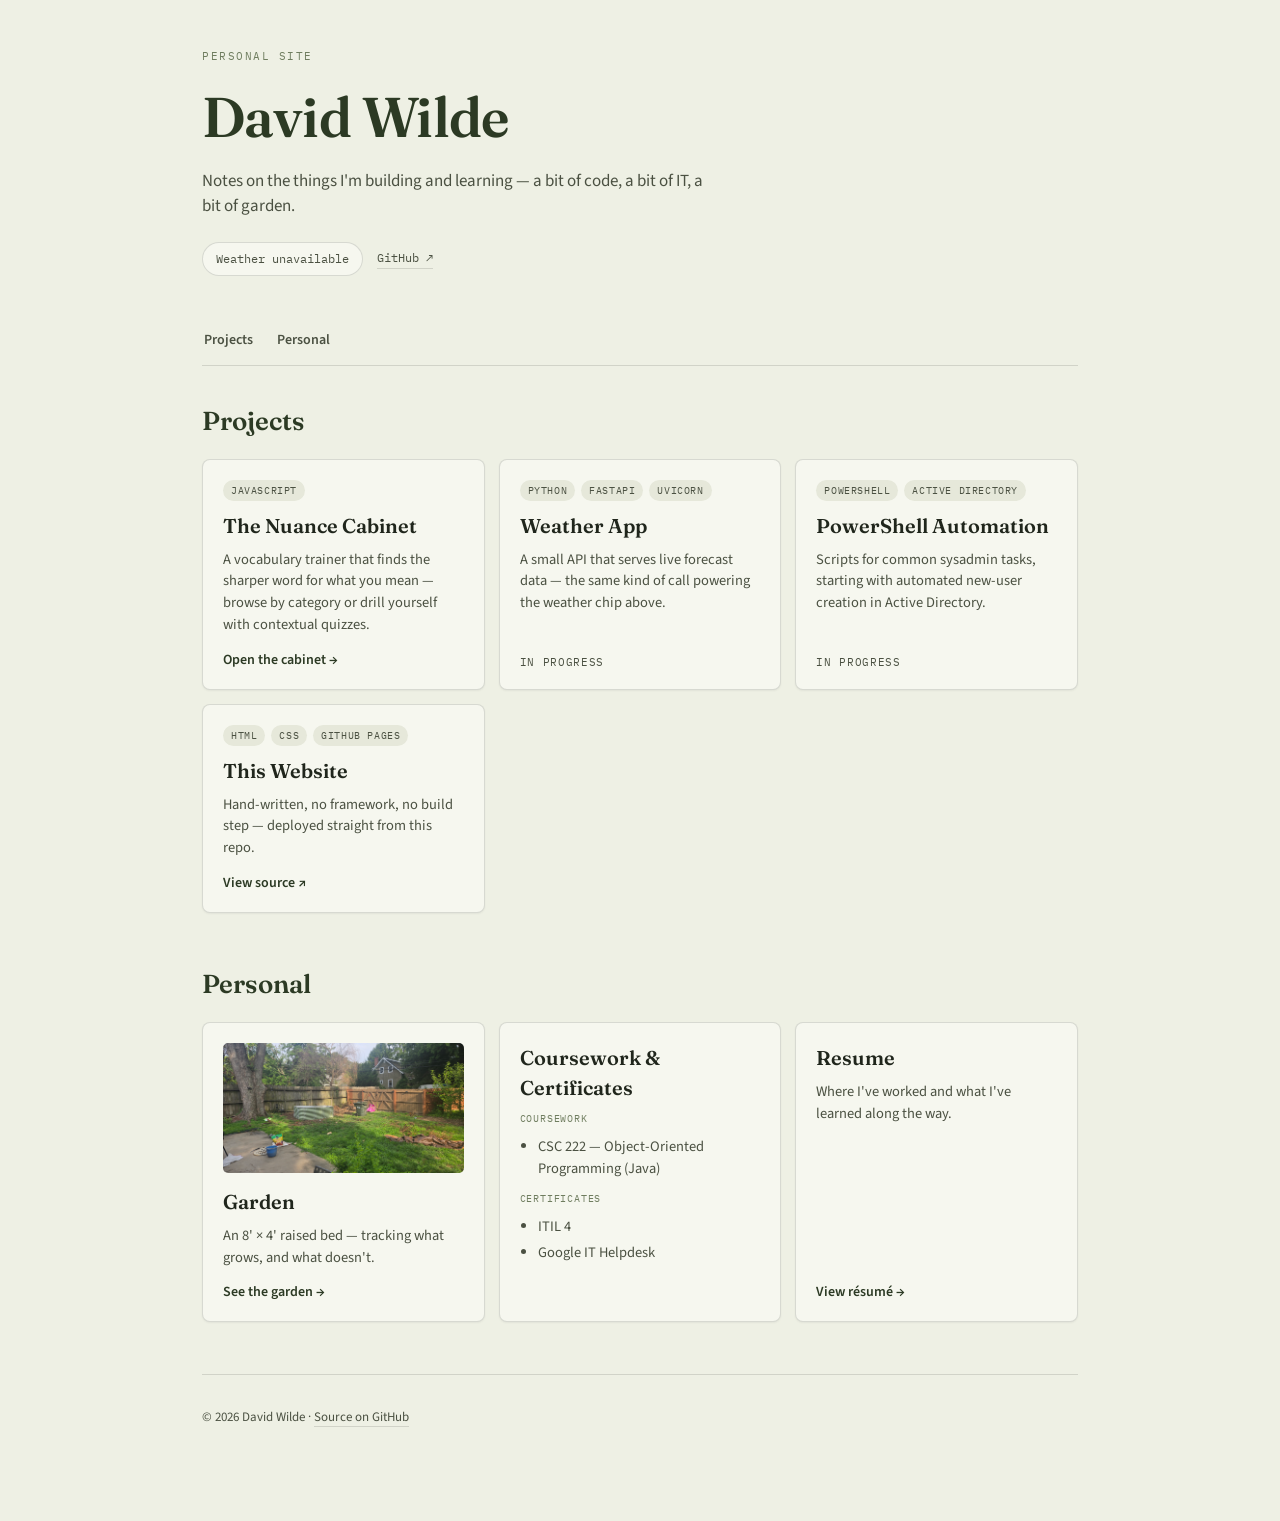
<file: index.html>
<!DOCTYPE html>
<html lang="en">
<head>
<meta charset="UTF-8">
<meta name="viewport" content="width=device-width, initial-scale=1.0">
<title>David Wilde</title>
<meta name="description" content="David Wilde — personal website, projects, and learning progress.">
<!-- Load the three Google Fonts used across the site: Fraunces for headings,
     Source Sans 3 for body text, and IBM Plex Mono for small labels/meta text. -->
<link rel="preconnect" href="https://fonts.googleapis.com">
<link href="https://fonts.googleapis.com/css2?family=Fraunces:opsz,wght@9..144,400;9..144,500;9..144,600;9..144,700&family=Source+Sans+3:wght@400;500;600;700&family=IBM+Plex+Mono:wght@400;500&display=swap" rel="stylesheet">
<style>
  /* Design tokens (CSS custom properties): every color on the page is defined
     once here and reused via var(--name) below, so the whole palette can be
     changed by editing just these values. */
  :root{
    --paper:#eef0e4;
    --paper-warm:#e6e8da;
    --card:#f6f7ef;
    --ink:#20261c;
    --ink-soft:#4b5142;
    --forest:#3f5233;
    --forest-dark:#2c3a24;
    --amber:#b6852f;
    --amber-light:#e8c98a;
    --rose:#a3524a;
    --sage:#6f7d5f;
    --line: rgba(32,38,28,0.14);
    --shadow: 0 1px 2px rgba(32,38,28,0.06);
  }
  /* When the visitor's OS/browser is set to dark mode, this block redefines
     the same variable names with darker/lighter equivalents. Nothing below
     this point needs to change — it all just reads var(--paper) etc. and
     gets the dark colors automatically. */
  @media (prefers-color-scheme: dark){
    :root{
      --paper:#1b2019;
      --paper-warm:#20261e;
      --card:#242b21;
      --ink:#e9ece2;
      --ink-soft:#b8c0ac;
      --forest:#8fae74;
      --forest-dark:#cfe0bb;
      --amber:#e0b563;
      --amber-light:#8a6c33;
      --rose:#d98b83;
      --sage:#9fb086;
      --line: rgba(233,236,226,0.14);
      --shadow: 0 1px 2px rgba(0,0,0,0.35);
    }
  }
  *{box-sizing:border-box;}
  html,body{margin:0;padding:0;}
  body{
    background:var(--paper);
    color:var(--ink);
    font-family:'Source Sans 3', sans-serif;
    -webkit-font-smoothing:antialiased;
    line-height:1.5;
  }
  a{color:inherit;}
  .page{max-width:920px;margin:0 auto;padding:48px 22px 80px;}

  /* ---- Hero: the name/tagline/weather block at the top of the page ---- */
  .hero{margin-bottom:40px;}
  .eyebrow{
    font-family:'IBM Plex Mono', monospace;
    font-size:11px;
    letter-spacing:0.14em;
    color:var(--sage);
    text-transform:uppercase;
    margin-bottom:10px;
  }
  h1{
    font-family:'Fraunces', serif;
    font-optical-sizing:auto;
    font-weight:600;
    font-size:clamp(36px, 7vw, 56px);
    margin:0 0 10px;
    letter-spacing:-0.01em;
    color:var(--forest-dark);
  }
  .tagline{
    font-size:17px;
    color:var(--ink-soft);
    max-width:520px;
    margin:0 0 22px;
  }
  .meta-row{display:flex;align-items:center;gap:14px;flex-wrap:wrap;}
  .weather-chip{
    font-family:'IBM Plex Mono', monospace;
    font-size:12px;
    padding:7px 13px;
    border-radius:100px;
    border:1px solid var(--line);
    background:var(--card);
    color:var(--ink-soft);
  }
  .meta-link{
    font-family:'IBM Plex Mono', monospace;
    font-size:12px;
    color:var(--ink-soft);
    text-decoration:none;
    border-bottom:1px solid var(--line);
    padding-bottom:1px;
    transition:color .15s, border-color .15s;
  }
  .meta-link:hover{color:var(--forest-dark);border-color:var(--forest);}

  /* ---- Section nav: the "Projects / Personal" jump links under the hero ---- */
  .section-nav{
    display:flex;gap:20px;
    border-bottom:1px solid var(--line);
    margin-bottom:36px;
    position:sticky;top:0;
    background:var(--paper);
    padding-top:6px;
  }
  .section-nav a{
    font-family:'Source Sans 3', sans-serif;
    font-weight:600;
    font-size:14px;
    color:var(--ink-soft);
    text-decoration:none;
    padding:8px 2px 12px;
    border-bottom:2px solid transparent;
    transition:color .15s, border-color .15s;
  }
  .section-nav a:hover{color:var(--forest-dark);border-bottom-color:var(--amber);}

  .section{margin-bottom:52px;scroll-margin-top:52px;}
  .section h2{
    font-family:'Fraunces', serif;
    font-weight:600;
    font-size:26px;
    margin:0 0 18px;
    color:var(--forest-dark);
  }

  /* ---- Card grid: shared by both the Projects and Personal sections ----
     .grid lays cards out responsively (as many 260px+ columns as fit).
     .card is the box itself; a.card is the clickable variant used when the
     whole card links somewhere (Flexbox + margin-top:auto on .cta/.status
     is what keeps that little link/label pinned to the bottom of every card
     even when the description text above it is a different length). */
  .grid{
    display:grid;
    grid-template-columns:repeat(auto-fill, minmax(260px, 1fr));
    gap:14px;
  }
  .card{
    background:var(--card);
    border:1px solid var(--line);
    border-radius:8px;
    padding:20px 20px 18px;
    box-shadow:var(--shadow);
    display:flex;
    flex-direction:column;
    transition:border-color .15s, transform .15s;
  }
  a.card{text-decoration:none;color:inherit;}
  a.card:hover{border-color:var(--forest);transform:translateY(-2px);}
  .card:focus-visible{outline:2px solid var(--forest);outline-offset:2px;}

  .card-thumb{
    width:100%;
    height:130px;
    object-fit:cover;
    border-radius:5px;
    margin-bottom:14px;
    display:block;
  }
  .tags{display:flex;flex-wrap:wrap;gap:6px;margin-bottom:10px;}
  .tag{
    font-family:'IBM Plex Mono', monospace;
    font-size:10px;
    letter-spacing:0.06em;
    text-transform:uppercase;
    padding:3px 8px;
    border-radius:100px;
    background:var(--paper-warm);
    color:var(--ink-soft);
    white-space:nowrap;
  }
  .card h3{
    font-family:'Fraunces', serif;
    font-weight:600;
    font-size:20px;
    margin:0 0 8px;
    color:var(--ink);
  }
  .card p{
    font-size:14.5px;
    color:var(--ink-soft);
    margin:0 0 14px;
    flex-grow:1;
  }
  .card ul{
    margin:0 0 14px;
    padding-left:18px;
    font-size:14.5px;
    color:var(--ink-soft);
  }
  .card ul li + li{margin-top:4px;}
  .card ul.sub{margin:6px 0 12px;}
  .card .group-label{
    font-family:'IBM Plex Mono', monospace;
    font-size:10px;
    letter-spacing:0.08em;
    text-transform:uppercase;
    color:var(--sage);
    margin:0 0 4px;
  }
  .cta{
    font-family:'Source Sans 3', sans-serif;
    font-weight:600;
    font-size:14px;
    color:var(--forest-dark);
    margin-top:auto;
  }
  a.card:hover .cta{color:var(--amber);}
  .status{
    font-family:'IBM Plex Mono', monospace;
    font-size:11px;
    text-transform:uppercase;
    letter-spacing:0.06em;
    color:var(--ink-soft);
    margin-top:auto;
  }

  footer{
    margin-top:20px;
    padding-top:20px;
    border-top:1px solid var(--line);
    font-size:13px;
    color:var(--ink-soft);
  }
  footer a{
    color:var(--ink-soft);
    border-bottom:1px solid var(--line);
    text-decoration:none;
  }
  footer a:hover{color:var(--forest-dark);border-color:var(--forest);}
</style>
<!-- Page markup below: a hero header, a two-item nav, then <main> holding
     the #projects and #personal sections. Each section is just a <div
     class="grid"> of hand-written .card blocks — to add a new project or
     personal item, copy an existing <a class="card"> or <div class="card">
     block and edit the text inside it. -->

</head>
<body>
<div class="page">

  <header class="hero">
    <div class="eyebrow">Personal site</div>
    <h1>David Wilde</h1>
    <p class="tagline">Notes on the things I'm building and learning — a bit of code, a bit of IT, a bit of garden.</p>
    <div class="meta-row">
      <span class="weather-chip" id="weather">Loading local weather…</span>
      <a class="meta-link" href="https://github.com/DavidWildeHub" target="_blank" rel="noopener">GitHub ↗</a>
    </div>
  </header>

  <nav class="section-nav">
    <a href="#projects">Projects</a>
    <a href="#personal">Personal</a>
  </nav>

  <main>
    <section id="projects" class="section">
      <h2>Projects</h2>
      <div class="grid">

        <a class="card" href="nuance-cabinet.html">
          <div class="tags"><span class="tag">JavaScript</span></div>
          <h3>The Nuance Cabinet</h3>
          <p>A vocabulary trainer that finds the sharper word for what you mean — browse by category or drill yourself with contextual quizzes.</p>
          <span class="cta">Open the cabinet →</span>
        </a>

        <div class="card">
          <div class="tags"><span class="tag">Python</span><span class="tag">FastAPI</span><span class="tag">Uvicorn</span></div>
          <h3>Weather App</h3>
          <p>A small API that serves live forecast data — the same kind of call powering the weather chip above.</p>
          <span class="status">In progress</span>
        </div>

        <div class="card">
          <div class="tags"><span class="tag">PowerShell</span><span class="tag">Active Directory</span></div>
          <h3>PowerShell Automation</h3>
          <p>Scripts for common sysadmin tasks, starting with automated new-user creation in Active Directory.</p>
          <span class="status">In progress</span>
        </div>

        <a class="card" href="https://github.com/DavidWildeHub/davidwilde.me" target="_blank" rel="noopener">
          <div class="tags"><span class="tag">HTML</span><span class="tag">CSS</span><span class="tag">GitHub Pages</span></div>
          <h3>This Website</h3>
          <p>Hand-written, no framework, no build step — deployed straight from this repo.</p>
          <span class="cta">View source ↗</span>
        </a>

      </div>
    </section>

    <section id="personal" class="section">
      <h2>Personal</h2>
      <div class="grid">

        <a class="card" href="garden.html">
          <img class="card-thumb" src="Garden picture 3.jpg" alt="The main garden bed">
          <h3>Garden</h3>
          <p>An 8' × 4' raised bed — tracking what grows, and what doesn't.</p>
          <span class="cta">See the garden →</span>
        </a>

        <div class="card">
          <h3>Coursework &amp; Certificates</h3>
          <div class="group-label">Coursework</div>
          <ul class="sub">
            <li>CSC 222 — Object-Oriented Programming (Java)</li>
          </ul>
          <div class="group-label">Certificates</div>
          <ul class="sub">
            <li>ITIL 4</li>
            <li>Google IT Helpdesk</li>
          </ul>
        </div>

        <a class="card" href="secret/secret.html">
          <h3>Resume</h3>
          <p>Where I've worked and what I've learned along the way.</p>
          <span class="cta">View résumé →</span>
        </a>

      </div>
    </section>
  </main>

  <footer>
    <p>&copy; 2026 David Wilde &middot; <a href="https://github.com/DavidWildeHub/davidwilde.me" target="_blank" rel="noopener">Source on GitHub</a></p>
  </footer>

</div>

<script>
// Fetch today's forecast from the National Weather Service's free public API
// (no API key needed) for a fixed grid point, and drop the current period's
// temperature + short description into the "weather" chip in the hero.
// fetch() returns a Promise; each .then() runs once the previous step
// finishes, and .catch() runs instead if any step fails (e.g. offline).
fetch("https://api.weather.gov/gridpoints/AKQ/36,76/forecast")
  .then(response => response.json())
  .then(data => {
    const period = data.properties.periods[0]; // periods[0] = current/next forecast period
    document.getElementById("weather").textContent =
      `${period.temperature}°${period.temperatureUnit} · ${period.shortForecast}`;
  })
  .catch(() => {
    document.getElementById("weather").textContent = "Weather unavailable";
  });
</script>
</body>
</html>
</file>
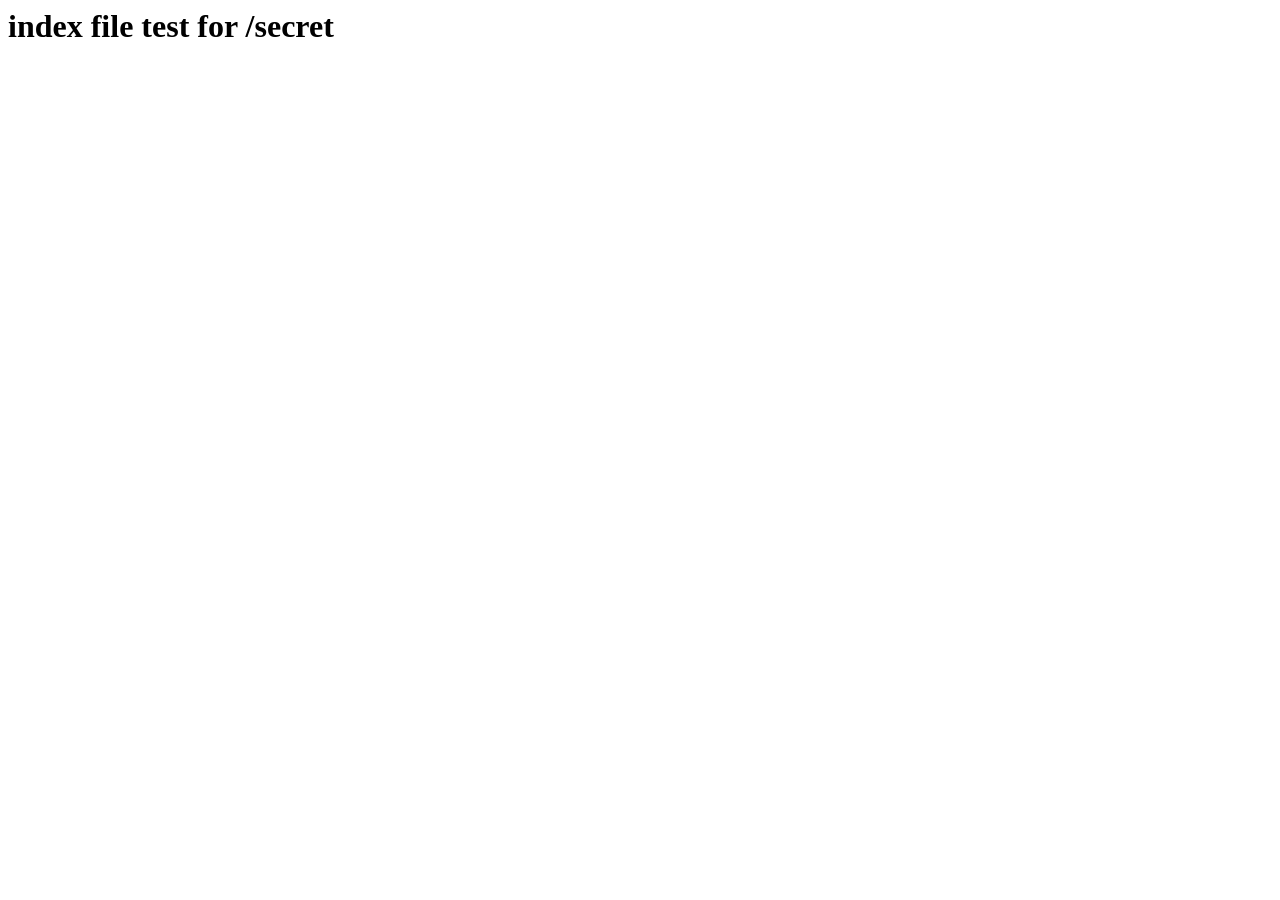
<file: secret/index.html>
<!-- Placeholder page: its only job is proving GitHub Pages serves /secret/
     (a folder needs an index.html to resolve without a filename in the URL).
     The real content lives in secret.html, linked from the homepage. -->
<h1>
    index file test for /secret
</h1>
<body>
<div id="weather"></div>

<script>
  // Same weather-fetch idea as index.html: call the NWS forecast API and
  // show the current temperature and wind speed once the response arrives.
  fetch("https://api.weather.gov/gridpoints/AKQ/36,76/forecast").then(response => response.json()).then(data => { document.getElementById("weather").innerHTML = data.properties.periods[0].temperature + "°F, Wind: "+ data.properties.periods[0].windSpeed;});
</script>

</body>
</file>
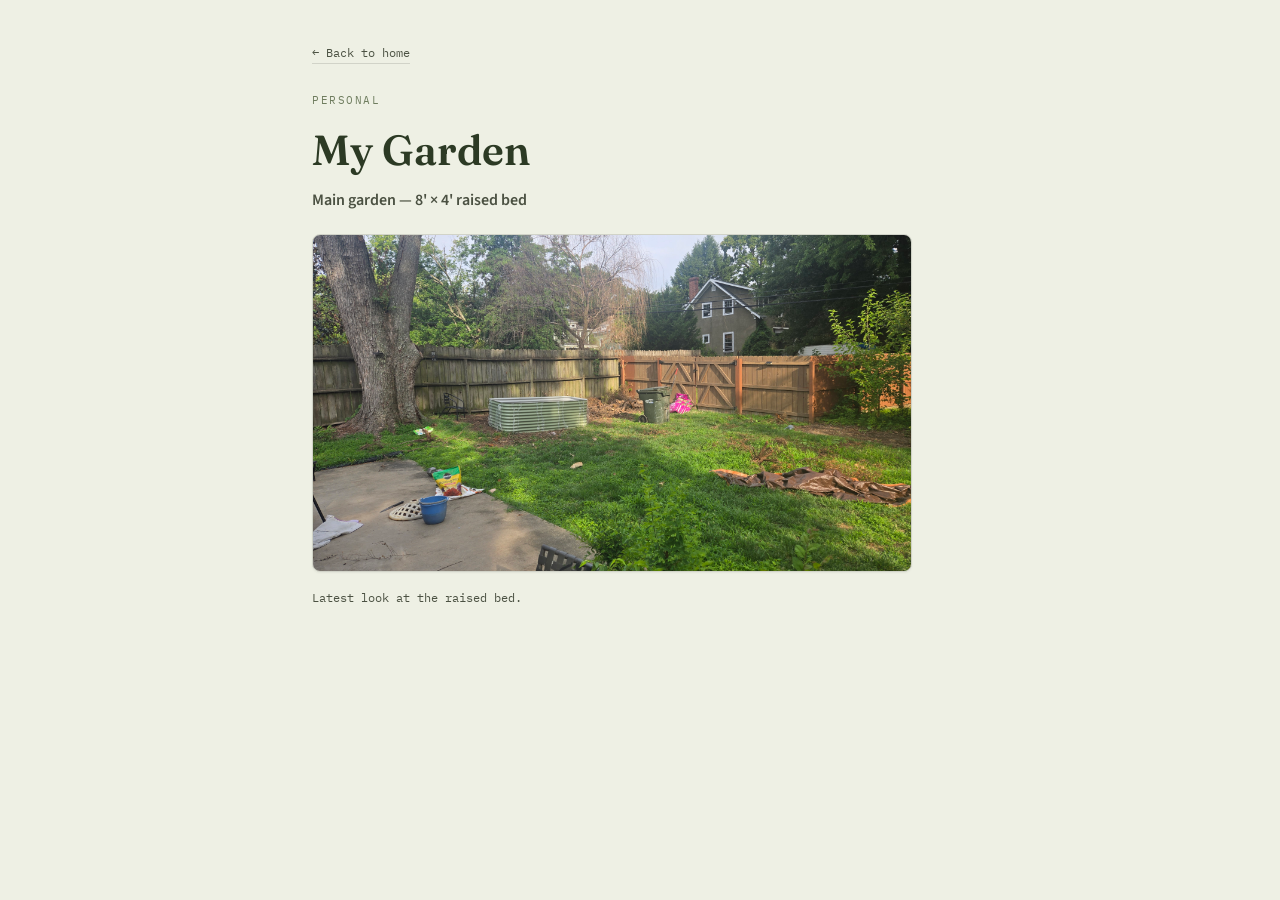
<file: garden.html>
<!DOCTYPE html>
<html lang="en">
<head>
<meta charset="UTF-8">
<meta name="viewport" content="width=device-width, initial-scale=1.0">
<title>Garden — David Wilde</title>
<link rel="preconnect" href="https://fonts.googleapis.com">
<link href="https://fonts.googleapis.com/css2?family=Fraunces:opsz,wght@9..144,400;9..144,600;700&family=Source+Sans+3:wght@400;600&family=IBM+Plex+Mono:wght@400;500&display=swap" rel="stylesheet">
<!-- Shared rule that keeps the garden photo from stretching past its
     natural size while staying full-width on small screens. -->
<link rel="stylesheet" href="responsive-image.css">
<style>
  /* Same color/font design tokens as index.html, kept in sync by hand since
     each page here is self-contained (see CLAUDE.md). */
  :root{
    --paper:#eef0e4;
    --card:#f6f7ef;
    --ink:#20261c;
    --ink-soft:#4b5142;
    --forest-dark:#2c3a24;
    --sage:#6f7d5f;
    --line: rgba(32,38,28,0.14);
    --shadow: 0 1px 2px rgba(32,38,28,0.06);
  }
  /* Dark-mode overrides for the same variable names — see index.html. */
  @media (prefers-color-scheme: dark){
    :root{
      --paper:#1b2019;
      --card:#242b21;
      --ink:#e9ece2;
      --ink-soft:#b8c0ac;
      --forest-dark:#cfe0bb;
      --sage:#9fb086;
      --line: rgba(233,236,226,0.14);
      --shadow: 0 1px 2px rgba(0,0,0,0.35);
    }
  }
  *{box-sizing:border-box;}
  html,body{margin:0;padding:0;}
  body{
    background:var(--paper);
    color:var(--ink);
    font-family:'Source Sans 3', sans-serif;
    line-height:1.5;
  }
  .page{max-width:700px;margin:0 auto;padding:40px 22px 70px;}
  .back-link{
    display:inline-block;
    font-family:'IBM Plex Mono', monospace;
    font-size:12px;
    color:var(--ink-soft);
    text-decoration:none;
    margin-bottom:28px;
    border-bottom:1px solid var(--line);
    padding-bottom:1px;
  }
  .back-link:hover{color:var(--forest-dark);}
  .eyebrow{
    font-family:'IBM Plex Mono', monospace;
    font-size:11px;
    letter-spacing:0.14em;
    color:var(--sage);
    text-transform:uppercase;
    margin-bottom:10px;
  }
  h1{
    font-family:'Fraunces', serif;
    font-weight:600;
    font-size:clamp(30px, 6vw, 42px);
    margin:0 0 6px;
    color:var(--forest-dark);
  }
  h2{
    font-family:'Source Sans 3', sans-serif;
    font-weight:600;
    font-size:16px;
    color:var(--ink-soft);
    margin:0 0 22px;
  }
  figure{margin:0;}
  figure img{
    border-radius:8px;
    box-shadow:var(--shadow);
    border:1px solid var(--line);
  }
  figcaption{
    font-family:'IBM Plex Mono', monospace;
    font-size:12px;
    color:var(--ink-soft);
    margin-top:10px;
  }
</style>
</head>
<body>
<div class="page">
  <!-- Simple one-page layout: a link back to the homepage, a title, and a
       single photo. Add more <figure> blocks below to show more photos. -->
  <a class="back-link" href="index.html">← Back to home</a>
  <div class="eyebrow">Personal</div>
  <h1>My Garden</h1>
  <h2>Main garden — 8' &times; 4' raised bed</h2>
  <figure>
    <img src="Garden picture 3.jpg" class="responsive-image" alt="The main 8 by 4 foot raised garden bed">
    <figcaption>Latest look at the raised bed.</figcaption>
  </figure>
</div>
</body>
</html>
</file>
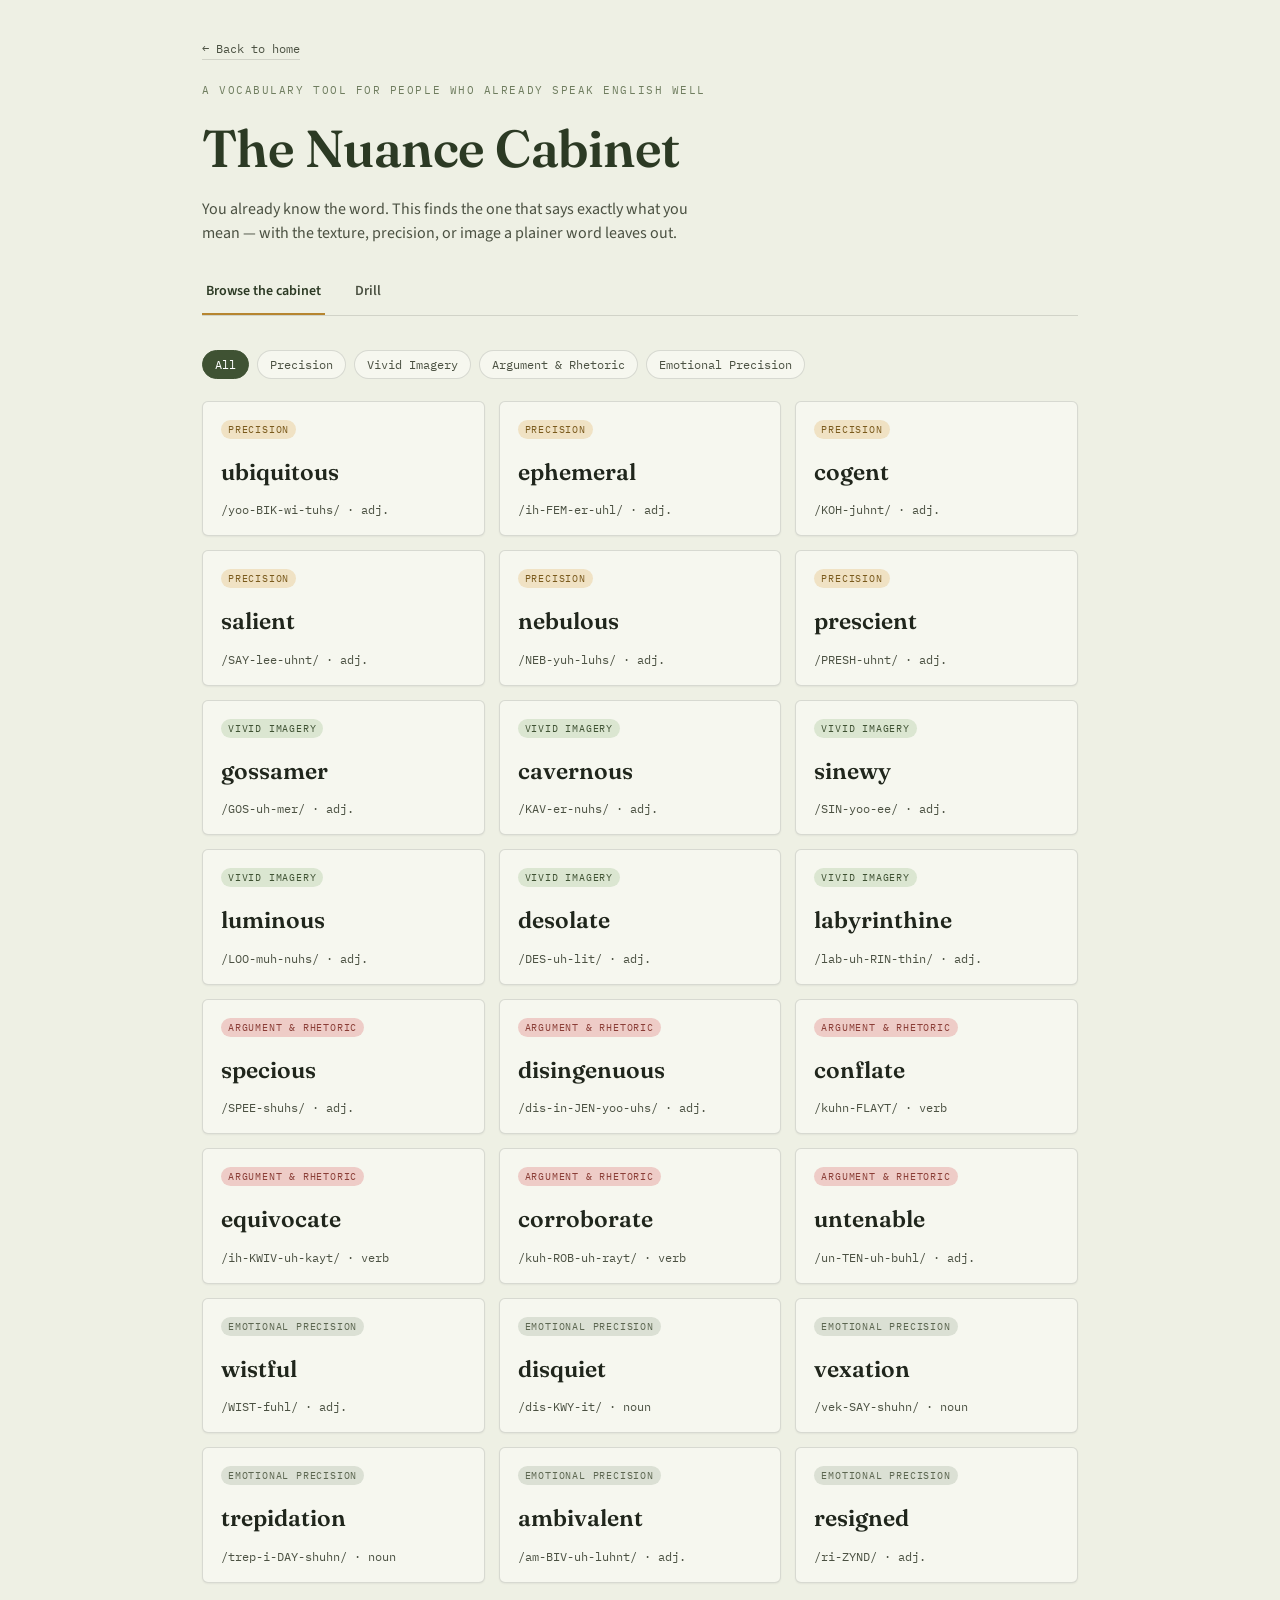
<file: nuance-cabinet.html>
<!DOCTYPE html>
<html lang="en">
<head>
<meta charset="UTF-8">
<meta name="viewport" content="width=device-width, initial-scale=1.0">
<title>The Nuance Cabinet</title>
<link rel="preconnect" href="https://fonts.googleapis.com">
<link href="https://fonts.googleapis.com/css2?family=Fraunces:opsz,wght@9..144,400;9..144,500;9..144,600;9..144,700&family=Source+Sans+3:wght@400;500;600;700&family=IBM+Plex+Mono:wght@400;500&display=swap" rel="stylesheet">
<style>
  /* Design tokens — same palette/font approach as index.html and
     garden.html, kept in sync by hand since this page is self-contained. */
  :root{
    --paper:#eef0e4;
    --paper-warm:#e6e8da;
    --card:#f6f7ef;
    --ink:#20261c;
    --ink-soft:#4b5142;
    --forest:#3f5233;
    --forest-dark:#2c3a24;
    --amber:#b6852f;
    --amber-light:#e8c98a;
    --rose:#a3524a;
    --rose-light:#e8c3bf;
    --sage:#6f7d5f;
    --line: rgba(32,38,28,0.14);
    --shadow: 0 1px 2px rgba(32,38,28,0.06);
  }
  *{box-sizing:border-box;}
  html,body{margin:0;padding:0;}
  body{
    background:var(--paper);
    color:var(--ink);
    font-family:'Source Sans 3', sans-serif;
    -webkit-font-smoothing:antialiased;
    line-height:1.5;
  }
  .app{max-width:920px;margin:0 auto;padding:36px 22px 80px;}

  .back-link{
    display:inline-block;
    font-family:'IBM Plex Mono', monospace;
    font-size:12px;
    color:var(--ink-soft);
    text-decoration:none;
    margin-bottom:22px;
    border-bottom:1px solid var(--line);
    padding-bottom:1px;
  }
  .back-link:hover{color:var(--forest-dark);}

  header{margin-bottom:34px;}
  .eyebrow{
    font-family:'IBM Plex Mono', monospace;
    font-size:11px;
    letter-spacing:0.14em;
    color:var(--sage);
    text-transform:uppercase;
    margin-bottom:10px;
  }
  h1{
    font-family:'Fraunces', serif;
    font-optical-sizing:auto;
    font-weight:600;
    font-size:clamp(34px, 6vw, 52px);
    margin:0 0 10px;
    letter-spacing:-0.01em;
    color:var(--forest-dark);
  }
  .tagline{
    font-size:16px;
    color:var(--ink-soft);
    max-width:520px;
    margin:0 0 26px;
  }
  .tabs{display:flex;gap:8px;border-bottom:1px solid var(--line);flex-wrap:wrap;}
  .tab{
    font-family:'Source Sans 3', sans-serif;
    font-weight:600;
    font-size:14px;
    background:none;
    border:none;
    color:var(--ink-soft);
    padding:10px 4px 12px;
    margin-right:18px;
    cursor:pointer;
    border-bottom:2px solid transparent;
    transition:color .15s;
  }
  .tab:hover{color:var(--forest-dark);}
  .tab.active{color:var(--forest-dark);border-bottom-color:var(--amber);}
  .tab:focus-visible, button:focus-visible, .card:focus-visible{outline:2px solid var(--forest);outline-offset:2px;}

  /* ---- Browse view ---- */
  .filters{display:flex;flex-wrap:wrap;gap:8px;margin:26px 0 22px;}
  .chip{
    font-family:'IBM Plex Mono', monospace;
    font-size:12px;
    padding:6px 12px;
    border-radius:100px;
    border:1px solid var(--line);
    background:var(--card);
    color:var(--ink-soft);
    cursor:pointer;
    transition:all .15s;
  }
  .chip:hover{border-color:var(--forest);}
  .chip.active{background:var(--forest);border-color:var(--forest);color:#fff;}

  .grid{
    display:grid;
    grid-template-columns:repeat(auto-fill, minmax(240px, 1fr));
    gap:14px;
  }
  .card{
    background:var(--card);
    border:1px solid var(--line);
    border-radius:6px;
    padding:18px 18px 16px;
    cursor:pointer;
    box-shadow:var(--shadow);
    transition:border-color .15s, transform .15s;
    grid-column:span 1;
  }
  .card:hover{border-color:var(--forest);}
  .card.expanded{
    grid-column:1 / -1;
    cursor:default;
  }
  .card-head{display:flex;align-items:baseline;gap:10px;flex-wrap:wrap;}
  .tag{
    font-family:'IBM Plex Mono', monospace;
    font-size:10px;
    letter-spacing:0.08em;
    text-transform:uppercase;
    padding:2px 7px;
    border-radius:100px;
    white-space:nowrap;
  }
  .card h3{
    font-family:'Fraunces', serif;
    font-weight:600;
    font-size:23px;
    margin:6px 0 2px;
    color:var(--ink);
    width:100%;
  }
  .phonetic{
    font-family:'IBM Plex Mono', monospace;
    font-size:12px;
    color:var(--ink-soft);
  }
  .card-detail{
    max-height:0;
    overflow:hidden;
    opacity:0;
    transition:max-height .25s ease, opacity .2s ease;
  }
  .card.expanded .card-detail{
    max-height:900px;
    opacity:1;
    margin-top:14px;
    padding-top:14px;
    border-top:1px solid var(--line);
  }
  .def{margin:0 0 12px;font-size:15px;color:var(--ink-soft);font-style:italic;}
  .swap{display:flex;align-items:center;gap:10px;margin-bottom:14px;flex-wrap:wrap;}
  .swap .plain{
    text-decoration:line-through;
    color:var(--ink-soft);
    font-size:15px;
  }
  .swap .arrow{color:var(--sage);}
  .swap .target{
    font-family:'Fraunces', serif;
    font-weight:600;
    font-size:17px;
    color:var(--forest-dark);
  }
  .nuance{font-size:15px;margin:0 0 16px;}
  .spectrum{margin-bottom:16px;}
  .spectrum-track{
    height:6px;
    border-radius:100px;
    background:linear-gradient(90deg, #cfd3c3, var(--amber-light) 55%, var(--forest) 100%);
    position:relative;
  }
  .spectrum-dot{
    position:absolute;
    top:50%;right:10%;
    width:12px;height:12px;
    background:var(--forest-dark);
    border:2px solid var(--paper);
    border-radius:50%;
    transform:translate(50%,-50%);
  }
  .spectrum-labels{
    display:flex;justify-content:space-between;
    font-family:'IBM Plex Mono', monospace;
    font-size:10px;
    color:var(--ink-soft);
    margin-top:6px;
    text-transform:uppercase;
    letter-spacing:0.05em;
  }
  .nearmiss{
    background:var(--paper-warm);
    border-radius:4px;
    padding:12px 14px;
    margin-bottom:16px;
  }
  .nearmiss-title{
    font-family:'IBM Plex Mono', monospace;
    font-size:11px;
    text-transform:uppercase;
    letter-spacing:0.06em;
    color:var(--rose);
    margin-bottom:8px;
  }
  .nm-item{font-size:14px;margin-bottom:5px;color:var(--ink-soft);}
  .nm-item:last-child{margin-bottom:0;}
  .nm-item strong{color:var(--ink);}
  .example{
    font-size:15px;
    margin:0;
    padding-top:2px;
    color:var(--ink);
  }
  .example strong{color:var(--forest-dark);}

  /* ---- Drill view ---- */
  .drill-stats{
    font-family:'IBM Plex Mono', monospace;
    font-size:12px;
    color:var(--ink-soft);
    margin:24px 0 18px;
    display:flex;gap:20px;
  }
  .drill-stats b{color:var(--forest-dark);}
  .drill-card{
    background:var(--card);
    border:1px solid var(--line);
    border-radius:8px;
    padding:30px 28px;
  }
  .drill-eyebrow{
    font-family:'IBM Plex Mono', monospace;
    font-size:11px;
    color:var(--sage);
    text-transform:uppercase;
    letter-spacing:0.1em;
    margin-bottom:14px;
  }
  .scenario{
    font-family:'Fraunces', serif;
    font-size:clamp(19px,3vw,24px);
    font-weight:500;
    line-height:1.45;
    margin:0 0 26px;
    color:var(--ink);
  }
  .scenario .blank{
    display:inline-block;
    min-width:90px;
    border-bottom:2px solid var(--amber);
    color:transparent;
  }
  .options{display:grid;grid-template-columns:1fr 1fr;gap:10px;margin-bottom:6px;}
  @media (max-width:520px){.options{grid-template-columns:1fr;}}
  .opt{
    font-family:'Source Sans 3', sans-serif;
    font-size:15px;
    font-weight:600;
    text-align:left;
    padding:13px 16px;
    background:var(--paper-warm);
    border:1px solid var(--line);
    border-radius:5px;
    cursor:pointer;
    color:var(--ink);
    transition:border-color .15s, background .15s;
  }
  .opt:hover:not(:disabled){border-color:var(--forest);}
  .opt:disabled{cursor:default;}
  .opt.correct{background:#dde6d3;border-color:var(--forest);color:var(--forest-dark);}
  .opt.incorrect{background:var(--rose-light);border-color:var(--rose);color:var(--rose);}
  .opt.reveal{background:#dde6d3;border-color:var(--forest);color:var(--forest-dark);}

  .feedback{margin-top:22px;padding-top:20px;border-top:1px solid var(--line);}
  .feedback-headline{
    font-family:'Fraunces', serif;
    font-weight:600;
    font-size:19px;
    margin:0 0 12px;
  }
  .feedback-headline.correct{color:var(--forest-dark);}
  .feedback-headline.incorrect{color:var(--rose);}
  .fb-row{font-size:14px;margin-bottom:8px;color:var(--ink-soft);}
  .fb-row strong{color:var(--ink);}
  .fb-row.target strong{color:var(--forest-dark);}
  .next-btn{
    margin-top:20px;
    font-family:'Source Sans 3', sans-serif;
    font-weight:600;
    font-size:14px;
    background:var(--forest);
    color:#fff;
    border:none;
    padding:11px 20px;
    border-radius:5px;
    cursor:pointer;
  }
  .next-btn:hover{background:var(--forest-dark);}

  [hidden]{display:none !important;}

  @media (prefers-reduced-motion: reduce){
    *{transition:none !important;}
  }
</style>
</head>
<body>
<!-- This page has two "views" that live side by side in the markup and get
     shown/hidden with the `hidden` attribute rather than navigating to a new
     page: #browseView (the card grid) and #drillView (the quiz). The tab
     buttons in the header just toggle which one is visible — see the
     "Tabs" section of the script at the bottom. -->
<div class="app">
  <a class="back-link" href="index.html">← Back to home</a>
  <header>
    <div class="eyebrow">A vocabulary tool for people who already speak english well</div>
    <h1>The Nuance Cabinet</h1>
    <p class="tagline">You already know the word. This finds the one that says exactly what you mean — with the texture, precision, or image a plainer word leaves out.</p>
    <nav class="tabs">
      <button class="tab active" data-view="browse">Browse the cabinet</button>
      <button class="tab" data-view="drill">Drill</button>
    </nav>
  </header>

  <!-- Browse view: filled in by renderFilters()/renderGrid() below. Both
       #filters and #grid start empty — all of their content is built with
       JavaScript from the WORDS array, not written here by hand. -->
  <main id="browseView">
    <div class="filters" id="filters"></div>
    <div class="grid" id="grid"></div>
  </main>

  <!-- Drill view (the quiz). Starts hidden; the "Drill" tab reveals it and
       triggers the first question via startDrillWord(). -->
  <main id="drillView" hidden>
    <div class="drill-stats">
      <span>Score: <b id="scoreText">0/0</b></span>
      <span>Mastered: <b id="masteredText">0</b> / <span id="totalWords"></span></span>
    </div>
    <div class="drill-card">
      <div class="drill-eyebrow">Pick the word that paints the sharpest picture</div>
      <div class="scenario" id="scenario"></div>
      <div class="options" id="options"></div>
      <div class="feedback" id="feedback" hidden>
        <div class="feedback-headline" id="fbHeadline"></div>
        <div id="fbBody"></div>
        <button class="next-btn" id="nextBtn">Next word →</button>
      </div>
    </div>
  </main>
</div>

<script>
// All the app's content lives in this one array — there's no server or
// database. Every entry is an object describing one vocabulary word:
//   word      - the target word itself
//   phon      - phonetic pronunciation, shown in the browse view
//   pos       - part of speech ("adj.", "verb", "noun")
//   cat       - category, used for the filter chips and drill categorizing
//   def       - dictionary-style definition
//   plain     - the plainer, more common word this one upgrades
//   nuance    - explanation of *why* the target word is sharper than `plain`
//   example   - a sentence with "___" where the word belongs (used in both
//               the browse card and the drill quiz)
//   nearMiss  - two other plausible-but-wrong words, each with a `why` note
//               explaining what makes them close but not quite right; these
//               double as wrong answers in the drill quiz.
// To add a new word, copy one of these objects and fill in your own values.
const WORDS = [
  {word:"ubiquitous", phon:"yoo-BIK-wi-tuhs", pos:"adj.", cat:"Precision",
   def:"present, appearing, or found everywhere.",
   plain:"everywhere",
   nuance:"\u201Ceverywhere\u201D is just a location claim. \u201CUbiquitous\u201D implies something has become so common it's nearly inescapable \u2014 there's a note of oversaturation in it.",
   example:"Smartphones have become so ___ that we forget life without them.",
   nearMiss:[{word:"common", why:"describes frequency, not the feeling of being inescapable."},{word:"popular", why:"implies being liked, not simply widespread."}]},
  {word:"ephemeral", phon:"ih-FEM-er-uhl", pos:"adj.", cat:"Precision",
   def:"lasting for a very short time.",
   plain:"temporary",
   nuance:"\u201CTemporary\u201D is neutral and administrative. \u201CEphemeral\u201D adds a wistful, almost poetic sense of fleeting beauty.",
   example:"The cherry blossoms are ___, gone within a week of blooming.",
   nearMiss:[{word:"brief", why:"measures duration only, misses the fragile, beautiful connotation."},{word:"fleeting", why:"close, but lacks ephemeral's more poetic, almost scientific precision."}]},
  {word:"cogent", phon:"KOH-juhnt", pos:"adj.", cat:"Precision",
   def:"clear, logical, and convincing.",
   plain:"convincing",
   nuance:"\u201CConvincing\u201D describes the effect on the listener. \u201CCogent\u201D describes the structure \u2014 an argument that's airtight, not just emotionally compelling.",
   example:"She made a ___ case for restructuring the budget, each point building on the last.",
   nearMiss:[{word:"persuasive", why:"can rely on emotion or charisma, not necessarily sound logic."},{word:"compelling", why:"describes how it feels to hear, not whether it actually holds up."}]},
  {word:"salient", phon:"SAY-lee-uhnt", pos:"adj.", cat:"Precision",
   def:"most noticeable or important.",
   plain:"important",
   nuance:"\u201CImportant\u201D is broad. \u201CSalient\u201D points to what stands out against a background \u2014 the detail your eye catches first.",
   example:"The report's most ___ finding was buried in a footnote.",
   nearMiss:[{word:"main", why:"suggests ranking, not visual or cognitive prominence."},{word:"key", why:"implies necessity, not the quality of standing out."}]},
  {word:"nebulous", phon:"NEB-yuh-luhs", pos:"adj.", cat:"Precision",
   def:"vague, cloudy, ill-defined.",
   plain:"unclear",
   nuance:"\u201CUnclear\u201D is a flat negative. \u201CNebulous\u201D evokes shapelessness, like fog \u2014 an idea that hasn't taken form yet.",
   example:"His plans for the company remained ___ even after the meeting.",
   nearMiss:[{word:"vague", why:"a close cousin, but flatter \u2014 nebulous carries the cloud imagery with it."},{word:"confusing", why:"describes the listener's reaction, not the idea's own lack of shape."}]},
  {word:"prescient", phon:"PRESH-uhnt", pos:"adj.", cat:"Precision",
   def:"having knowledge of events before they happen.",
   plain:"predictive",
   nuance:"\u201CPredictive\u201D is mechanical \u2014 a model predicts. \u201CPrescient\u201D suggests an almost uncanny foresight, personal and a little eerie.",
   example:"Her warning about the market crash seems ___ in hindsight.",
   nearMiss:[{word:"predictive", why:"fine for models and data, but sounds clinical applied to a person's insight."},{word:"accurate", why:"only judges correctness after the fact, not the quality of the foresight itself."}]},

  {word:"gossamer", phon:"GOS-uh-mer", pos:"adj.", cat:"Vivid Imagery",
   def:"extremely light, delicate, and insubstantial.",
   plain:"thin",
   nuance:"\u201CThin\u201D is a measurement. \u201CGossamer\u201D borrows from spider silk \u2014 it gives the reader a texture, not just a dimension.",
   example:"A ___ mist clung to the valley at dawn.",
   nearMiss:[{word:"thin", why:"correct but flat \u2014 no texture or light quality implied."},{word:"delicate", why:"close, but delicate can describe fragility of strength, not translucence."}]},
  {word:"cavernous", phon:"KAV-er-nuhs", pos:"adj.", cat:"Vivid Imagery",
   def:"resembling a cavern in vastness or emptiness.",
   plain:"big",
   nuance:"\u201CBig\u201D has no shape. \u201CCavernous\u201D gives you an echo, a ceiling you can't see, an emptiness that seems to swallow sound.",
   example:"The abandoned warehouse felt ___, our footsteps echoing off unseen walls.",
   nearMiss:[{word:"large", why:"pure size, with no sense of hollowness or echo."},{word:"spacious", why:"positive and inviting \u2014 cavernous implies emptiness bordering on eerie."}]},
  {word:"sinewy", phon:"SIN-yoo-ee", pos:"adj.", cat:"Vivid Imagery",
   def:"lean and muscular; tough and stringy.",
   plain:"strong",
   nuance:"\u201CStrong\u201D is generic power. \u201CSinewy\u201D pictures visible tendon and muscle \u2014 wiry strength, not bulk.",
   example:"The climber's ___ arms pulled her up the last overhang.",
   nearMiss:[{word:"muscular", why:"suggests bulk or mass; sinewy implies lean, corded strength instead."},{word:"tough", why:"describes resilience in general, not physical build."}]},
  {word:"luminous", phon:"LOO-muh-nuhs", pos:"adj.", cat:"Vivid Imagery",
   def:"full of or shedding light; glowing.",
   plain:"bright",
   nuance:"\u201CBright\u201D can be harsh, like a bright light in your eyes. \u201CLuminous\u201D glows from within \u2014 softer, often self-generated.",
   example:"Her skin looked ___ in the candlelight.",
   nearMiss:[{word:"bright", why:"can describe harsh, external light sources too."},{word:"shining", why:"implies a reflective surface, not an inner glow."}]},
  {word:"desolate", phon:"DES-uh-lit", pos:"adj.", cat:"Vivid Imagery",
   def:"deserted and bleak, devoid of comfort.",
   plain:"empty",
   nuance:"\u201CEmpty\u201D is neutral. \u201CDesolate\u201D adds emotional bleakness \u2014 a place that feels abandoned by hope, not just by people.",
   example:"The old house stood ___, its windows dark for a decade.",
   nearMiss:[{word:"empty", why:"a fact about occupancy, not an emotional register."},{word:"abandoned", why:"close, but focuses on the act of leaving rather than the resulting mood."}]},
  {word:"labyrinthine", phon:"lab-uh-RIN-thin", pos:"adj.", cat:"Vivid Imagery",
   def:"intricate and confusing, like a maze.",
   plain:"complicated",
   nuance:"\u201CComplicated\u201D is abstract. \u201CLabyrinthine\u201D gives you walls, turns, the physical sensation of being lost.",
   example:"Navigating the hospital's ___ hallways took us twenty minutes.",
   nearMiss:[{word:"complex", why:"a neutral, structural word with no sense of disorientation."},{word:"confusing", why:"describes the effect on the person, not the shape of the thing itself."}]},

  {word:"specious", phon:"SPEE-shuhs", pos:"adj.", cat:"Argument & Rhetoric",
   def:"superficially plausible but actually wrong.",
   plain:"false",
   nuance:"\u201CFalse\u201D is a flat verdict. \u201CSpecious\u201D describes the trap \u2014 an argument that looks sound until you examine it closely.",
   example:"The ad's claim sounded convincing, but the logic was ___.",
   nearMiss:[{word:"false", why:"states the conclusion but misses that it looked true at first glance."},{word:"wrong", why:"same issue \u2014 no sense of the surface plausibility that makes it dangerous."}]},
  {word:"disingenuous", phon:"dis-in-JEN-yoo-uhs", pos:"adj.", cat:"Argument & Rhetoric",
   def:"not candid; giving a false impression of sincerity.",
   plain:"dishonest",
   nuance:"\u201CDishonest\u201D is a blunt accusation. \u201CDisingenuous\u201D is sharper \u2014 pretending innocence while knowing better.",
   example:"It felt ___ of him to ask \u2018what did I do wrong?\u2019 when he knew exactly what he'd done.",
   nearMiss:[{word:"dishonest", why:"broader \u2014 doesn't capture the fake-innocence angle specifically."},{word:"deceptive", why:"implies active trickery; disingenuous is subtler and more passive."}]},
  {word:"conflate", phon:"kuhn-FLAYT", pos:"verb", cat:"Argument & Rhetoric",
   def:"combine two or more things into one, mistakenly treating them as identical.",
   plain:"confuse",
   nuance:"\u201CConfuse\u201D is a general muddle. \u201CConflate\u201D names the exact error \u2014 merging two distinct things into one.",
   example:"Critics accused the senator of ___ correlation with causation.",
   nearMiss:[{word:"confuse", why:"too general \u2014 doesn't name the specific error of merging two things."},{word:"mix up", why:"casual phrasing, imprecise about exactly what's being combined."}]},
  {word:"equivocate", phon:"ih-KWIV-uh-kayt", pos:"verb", cat:"Argument & Rhetoric",
   def:"use ambiguous language to conceal the truth or avoid commitment.",
   plain:"avoid",
   nuance:"\u201CAvoid\u201D could mean staying silent. \u201CEquivocate\u201D means talking a lot while committing to nothing at all.",
   example:"Reporters pressed him for a yes or no, but he continued to ___.",
   nearMiss:[{word:"avoid", why:"could mean saying nothing at all; equivocate means talking without ever answering."},{word:"dodge", why:"informal, and suggests a single deflection rather than sustained ambiguity."}]},
  {word:"corroborate", phon:"kuh-ROB-uh-rayt", pos:"verb", cat:"Argument & Rhetoric",
   def:"support a statement with independent evidence.",
   plain:"confirm",
   nuance:"\u201CConfirm\u201D can come from anywhere. \u201CCorroborate\u201D specifically means a second, independent source backs it up.",
   example:"Two witnesses ___ her account of the accident.",
   nearMiss:[{word:"confirm", why:"doesn't specify that the evidence is independent."},{word:"prove", why:"too strong \u2014 corroborate adds support, it doesn't guarantee certainty."}]},
  {word:"untenable", phon:"un-TEN-uh-buhl", pos:"adj.", cat:"Argument & Rhetoric",
   def:"not able to be maintained or defended against objection.",
   plain:"impossible",
   nuance:"\u201CImpossible\u201D is absolute. \u201CUntenable\u201D is about a position collapsing under pressure \u2014 it could stand, just not against scrutiny.",
   example:"Once the numbers leaked, his position became ___.",
   nearMiss:[{word:"impossible", why:"too absolute \u2014 untenable is about failing under argument, not physical impossibility."},{word:"weak", why:"describes strength generally, not the specific failure to withstand challenge."}]},

  {word:"wistful", phon:"WIST-fuhl", pos:"adj.", cat:"Emotional Precision",
   def:"having or showing a vague, regretful longing.",
   plain:"sad",
   nuance:"\u201CSad\u201D is heavy. \u201CWistful\u201D is lighter \u2014 a gentle, nostalgic ache, not real grief.",
   example:"She looked ___ at old photos of her college years.",
   nearMiss:[{word:"sad", why:"too heavy \u2014 wistful is softer, tinged with fondness rather than pain."},{word:"nostalgic", why:"close, but nostalgic can be happy; wistful always carries a trace of longing."}]},
  {word:"disquiet", phon:"dis-KWY-it", pos:"noun", cat:"Emotional Precision",
   def:"a feeling of anxiety or unease.",
   plain:"worry",
   nuance:"\u201CWorry\u201D is active and focused on something specific. \u201CDisquiet\u201D is a low hum of unease with no clear object.",
   example:"A vague ___ settled over the office after the announcement.",
   nearMiss:[{word:"worry", why:"usually attached to a specific cause; disquiet is more diffuse than that."},{word:"anxiety", why:"more clinical and intense; disquiet is quieter and more ambient."}]},
  {word:"vexation", phon:"vek-SAY-shuhn", pos:"noun", cat:"Emotional Precision",
   def:"the state of being irritated, especially by something trivial.",
   plain:"annoyance",
   nuance:"\u201CAnnoyance\u201D is mild and brief. \u201CVexation\u201D has an old-fashioned, slow-burn quality \u2014 irritation that's been sitting for a while.",
   example:"The printer's constant jamming was a source of daily ___.",
   nearMiss:[{word:"annoyance", why:"lighter and more momentary; vexation implies a lingering irritation."},{word:"frustration", why:"frustration usually blocks a goal; vexation is just ongoing minor irritation."}]},
  {word:"trepidation", phon:"trep-i-DAY-shuhn", pos:"noun", cat:"Emotional Precision",
   def:"a feeling of fear or anxiety about something that may happen.",
   plain:"fear",
   nuance:"\u201CFear\u201D can be sudden and sharp. \u201CTrepidation\u201D is anticipatory \u2014 a nervous dread building before an event.",
   example:"She approached the interview with a mix of excitement and ___.",
   nearMiss:[{word:"fear", why:"too strong and immediate; trepidation is quieter and more anticipatory."},{word:"nervousness", why:"close, but nervousness suggests physical jitters; trepidation is about dreading what's ahead."}]},
  {word:"ambivalent", phon:"am-BIV-uh-luhnt", pos:"adj.", cat:"Emotional Precision",
   def:"having mixed or contradictory feelings about something.",
   plain:"unsure",
   nuance:"\u201CUnsure\u201D implies missing information. \u201CAmbivalent\u201D means you do have strong feelings \u2014 they just pull in opposite directions.",
   example:"He felt ___ about the promotion \u2014 thrilled by the title, dreading the hours.",
   nearMiss:[{word:"unsure", why:"suggests missing information, not two competing emotions."},{word:"indifferent", why:"means not caring at all; ambivalent means caring intensely, in two directions at once."}]},
  {word:"resigned", phon:"ri-ZYND", pos:"adj.", cat:"Emotional Precision",
   def:"having accepted something unpleasant that one cannot change.",
   plain:"accepting",
   nuance:"\u201CAccepting\u201D can be peaceful, even chosen. \u201CResigned\u201D carries defeat \u2014 acceptance because fighting stopped feeling worth it.",
   example:"By the third delay, he'd gone from angry to ___.",
   nearMiss:[{word:"accepting", why:"can be a positive, chosen peace; resigned implies giving up instead."},{word:"defeated", why:"stronger and more dramatic; resigned is quieter, a settled kind of giving up."}]}
];

// Background/text colors for each category's little tag pill, keyed by the
// same `cat` string used in WORDS above.
const CAT_COLORS = {
  "Precision": {bg:"#f0e2c4", fg:"#7a5a1c"},
  "Vivid Imagery": {bg:"#dbe6d1", fg:"#3f5233"},
  "Argument & Rhetoric": {bg:"#eeccc7", fg:"#8a3d36"},
  "Emotional Precision": {bg:"#dbe0d4", fg:"#5c6650"}
};

// ---------- Browse view ----------
// Build the filter chip list once: "All" plus every unique category found in
// WORDS (Set removes duplicates, then we spread it back into an array).
const CATS = ["All", ...Array.from(new Set(WORDS.map(w=>w.cat)))];
let activeFilter = "All"; // which chip is currently selected

// Draws the row of filter chips ("All", "Precision", ...) into #filters.
// Called once on page load, then again any time a chip is clicked so the
// "active" highlight moves to the new selection.
function renderFilters(){
  const el = document.getElementById('filters');
  el.innerHTML = '';
  CATS.forEach(cat=>{
    const btn = document.createElement('button');
    btn.className = 'chip' + (cat===activeFilter ? ' active':'');
    btn.textContent = cat;
    btn.addEventListener('click', ()=>{ activeFilter = cat; renderFilters(); renderGrid(); });
    el.appendChild(btn);
  });
}

// Draws the word cards into #grid, filtered down to the active category.
// Each card starts collapsed; clicking (or pressing Enter/Space on) it
// toggles the "expanded" class, which is what actually reveals the detail
// section — see the .card-detail / .card.expanded rules in the <style>
// block above.
function renderGrid(){
  const grid = document.getElementById('grid');
  grid.innerHTML = '';
  const list = WORDS.filter(w => activeFilter==="All" || w.cat===activeFilter);
  list.forEach((w, idx)=>{
    const c = CAT_COLORS[w.cat];
    const card = document.createElement('div');
    card.className = 'card';
    card.tabIndex = 0;
    card.innerHTML = `
      <div class="card-head">
        <span class="tag" style="background:${c.bg};color:${c.fg}">${w.cat}</span>
        <h3>${w.word}</h3>
        <span class="phonetic">/${w.phon}/ \u00B7 ${w.pos}</span>
      </div>
      <div class="card-detail">
        <p class="def">${w.def}</p>
        <div class="swap"><span class="plain">${w.plain}</span><span class="arrow">\u2192</span><span class="target">${w.word}</span></div>
        <p class="nuance">${w.nuance}</p>
        <div class="spectrum">
          <div class="spectrum-track"><div class="spectrum-dot"></div></div>
          <div class="spectrum-labels"><span>plain</span><span>precise &amp; vivid</span></div>
        </div>
        <div class="nearmiss">
          <div class="nearmiss-title">Close, but not quite</div>
          ${w.nearMiss.map(n=>`<div class="nm-item"><strong>${n.word}</strong> \u2014 ${n.why}</div>`).join('')}
        </div>
        <p class="example">${w.example.replace('___', `<strong>${w.word}</strong>`)}</p>
      </div>
    `;
    card.addEventListener('click', (e)=>{
      card.classList.toggle('expanded');
    });
    card.addEventListener('keydown', (e)=>{
      if(e.key==='Enter' || e.key===' '){ e.preventDefault(); card.classList.toggle('expanded'); }
    });
    grid.appendChild(card);
  });
}

// ---------- Drill view ----------
// Randomly reorders a copy of the given array (Fisher-Yates shuffle) without
// modifying the original. Used both to randomize question order and to
// scramble each question's four answer choices.
function shuffle(arr){
  const a = [...arr];
  for(let i=a.length-1;i>0;i--){
    const j = Math.floor(Math.random()*(i+1));
    [a[i],a[j]] = [a[j],a[i]];
  }
  return a;
}

// `queue` holds WORDS *indexes* in quiz order (not the words themselves), so
// re-shuffling doesn't lose track of which word is "current". `qPos` is how
// far through the queue we are; when it runs off the end, a fresh shuffled
// queue starts (see the nextBtn handler below).
let queue = shuffle(WORDS.map((_,i)=>i));
let qPos = 0;
let score = {correct:0, total:0};      // right answers vs. questions answered this session
let mastered = new Set();              // words answered correctly at least once

function currentWord(){ return WORDS[queue[qPos]]; }

// Renders one drill question: the fill-in-the-blank sentence, and four
// shuffled answer buttons (the correct word, its plain synonym, and its two
// near-miss words from the WORDS entry).
function startDrillWord(){
  const w = currentWord();
  document.getElementById('scenario').innerHTML = w.example.replace('___', '<span class="blank">_____</span>');
  const opts = shuffle([w.word, w.plain, w.nearMiss[0].word, w.nearMiss[1].word]);
  const optEl = document.getElementById('options');
  optEl.innerHTML = '';
  opts.forEach(optWord=>{
    const btn = document.createElement('button');
    btn.className = 'opt';
    btn.textContent = optWord;
    btn.addEventListener('click', ()=> selectAnswer(optWord));
    optEl.appendChild(btn);
  });
  document.getElementById('feedback').hidden = true;
  updateStats();
}

// Called when the user clicks one of the four answer buttons. Locks in the
// answer (disables all buttons), marks the correct one green and any wrong
// pick red, updates the running score, and reveals the feedback panel
// explaining the target word and its near-misses.
function selectAnswer(chosen){
  const w = currentWord();
  const buttons = document.querySelectorAll('.opt');
  buttons.forEach(b=>{
    b.disabled = true;
    if(b.textContent === w.word) b.classList.add('reveal');
    if(b.textContent === chosen && chosen !== w.word) b.classList.add('incorrect');
    if(b.textContent === chosen && chosen === w.word) { b.classList.remove('reveal'); b.classList.add('correct'); }
  });

  const isCorrect = chosen === w.word;
  score.total++;
  if(isCorrect){ score.correct++; mastered.add(w.word); }

  const fb = document.getElementById('feedback');
  const head = document.getElementById('fbHeadline');
  head.textContent = isCorrect ? `Exactly \u2014 ${w.word} is the word.` : `Not quite \u2014 the sharper word was "${w.word}."`;
  head.className = 'feedback-headline ' + (isCorrect ? 'correct':'incorrect');

  const body = document.getElementById('fbBody');
  let rows = '';
  rows += `<div class="fb-row target"><strong>${w.word}</strong> \u2014 ${w.nuance}</div>`;
  w.nearMiss.forEach(n=>{
    rows += `<div class="fb-row"><strong>${n.word}</strong> \u2014 ${n.why}</div>`;
  });
  rows += `<div class="fb-row"><strong>${w.plain}</strong> \u2014 the plain version. Not wrong, just missing the precision or image ${w.word} adds.</div>`;
  body.innerHTML = rows;

  fb.hidden = false;
  updateStats();
}

// Refreshes the "Score: x/y" and "Mastered: n" text in the drill header.
function updateStats(){
  document.getElementById('scoreText').textContent = `${score.correct}/${score.total}`;
  document.getElementById('masteredText').textContent = mastered.size;
  document.getElementById('totalWords').textContent = WORDS.length;
}

// "Next word" button: advance to the next queued question, or reshuffle a
// brand-new queue once we've gone through every word.
document.getElementById('nextBtn').addEventListener('click', ()=>{
  qPos++;
  if(qPos >= queue.length){ queue = shuffle(WORDS.map((_,i)=>i)); qPos = 0; }
  startDrillWord();
});

// ---------- Tabs ----------
// Switching tabs just toggles the `hidden` attribute on the two <main>
// blocks — nothing is destroyed/recreated, so switching back to Browse
// keeps whatever card you had expanded. The drill's first question is only
// generated the first time you open the Drill tab (checked via whether
// #options is still empty), not every time you switch back to it.
document.querySelectorAll('.tab').forEach(tab=>{
  tab.addEventListener('click', ()=>{
    document.querySelectorAll('.tab').forEach(t=>t.classList.remove('active'));
    tab.classList.add('active');
    const view = tab.dataset.view;
    document.getElementById('browseView').hidden = view !== 'browse';
    document.getElementById('drillView').hidden = view !== 'drill';
    if(view === 'drill' && document.getElementById('options').children.length === 0){
      startDrillWord();
    }
  });
});

// ---------- Init ----------
// Build the initial Browse view as soon as the script runs.
renderFilters();
renderGrid();
document.getElementById('totalWords').textContent = WORDS.length;
</script>
</body>
</html>
</file>
<file: responsive-image.css>
/* Apply this class to an <img> to keep it from overflowing its container
   or growing past its natural size, while scaling down on small screens. */
.responsive-image {
  width: 100%;  /* Prevents the image from stretching larger than its original size */
  max-width: 600px;
  height: auto;     /* Maintains the original aspect ratio */
}
</file>
